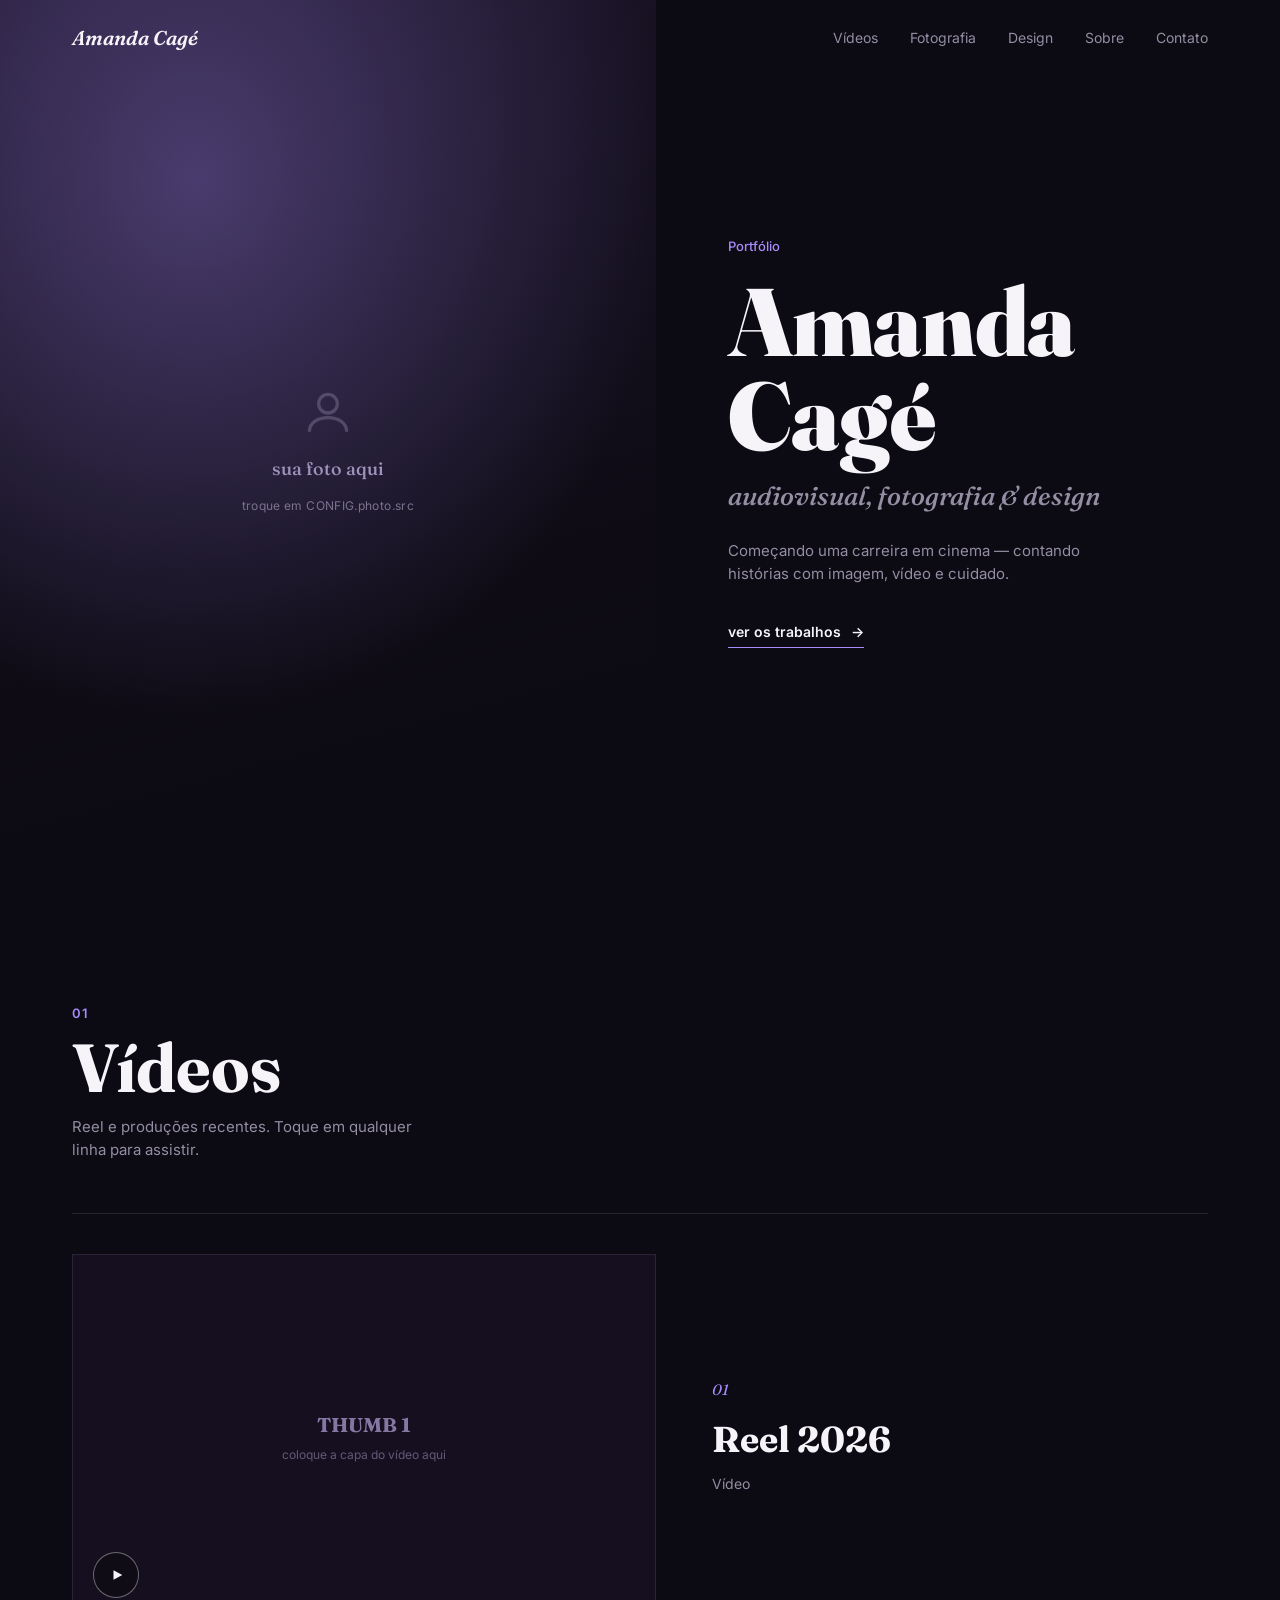
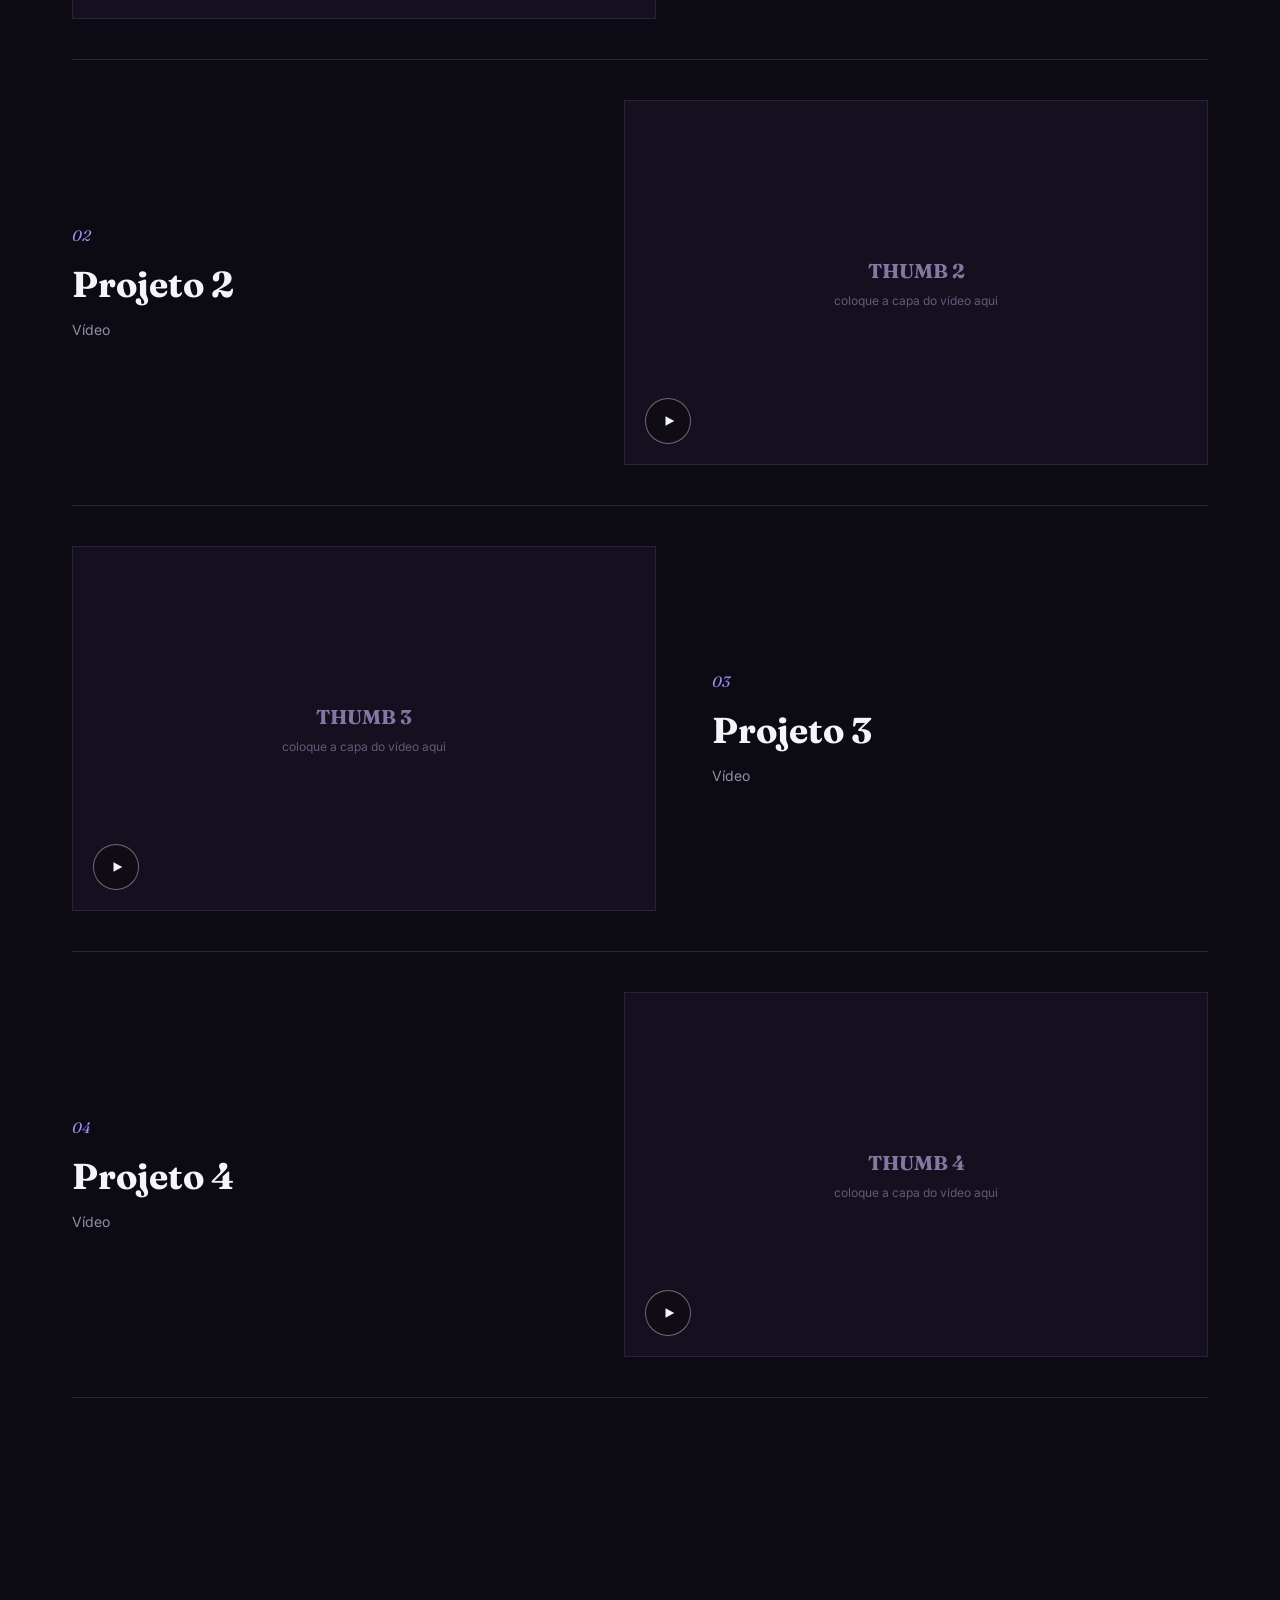
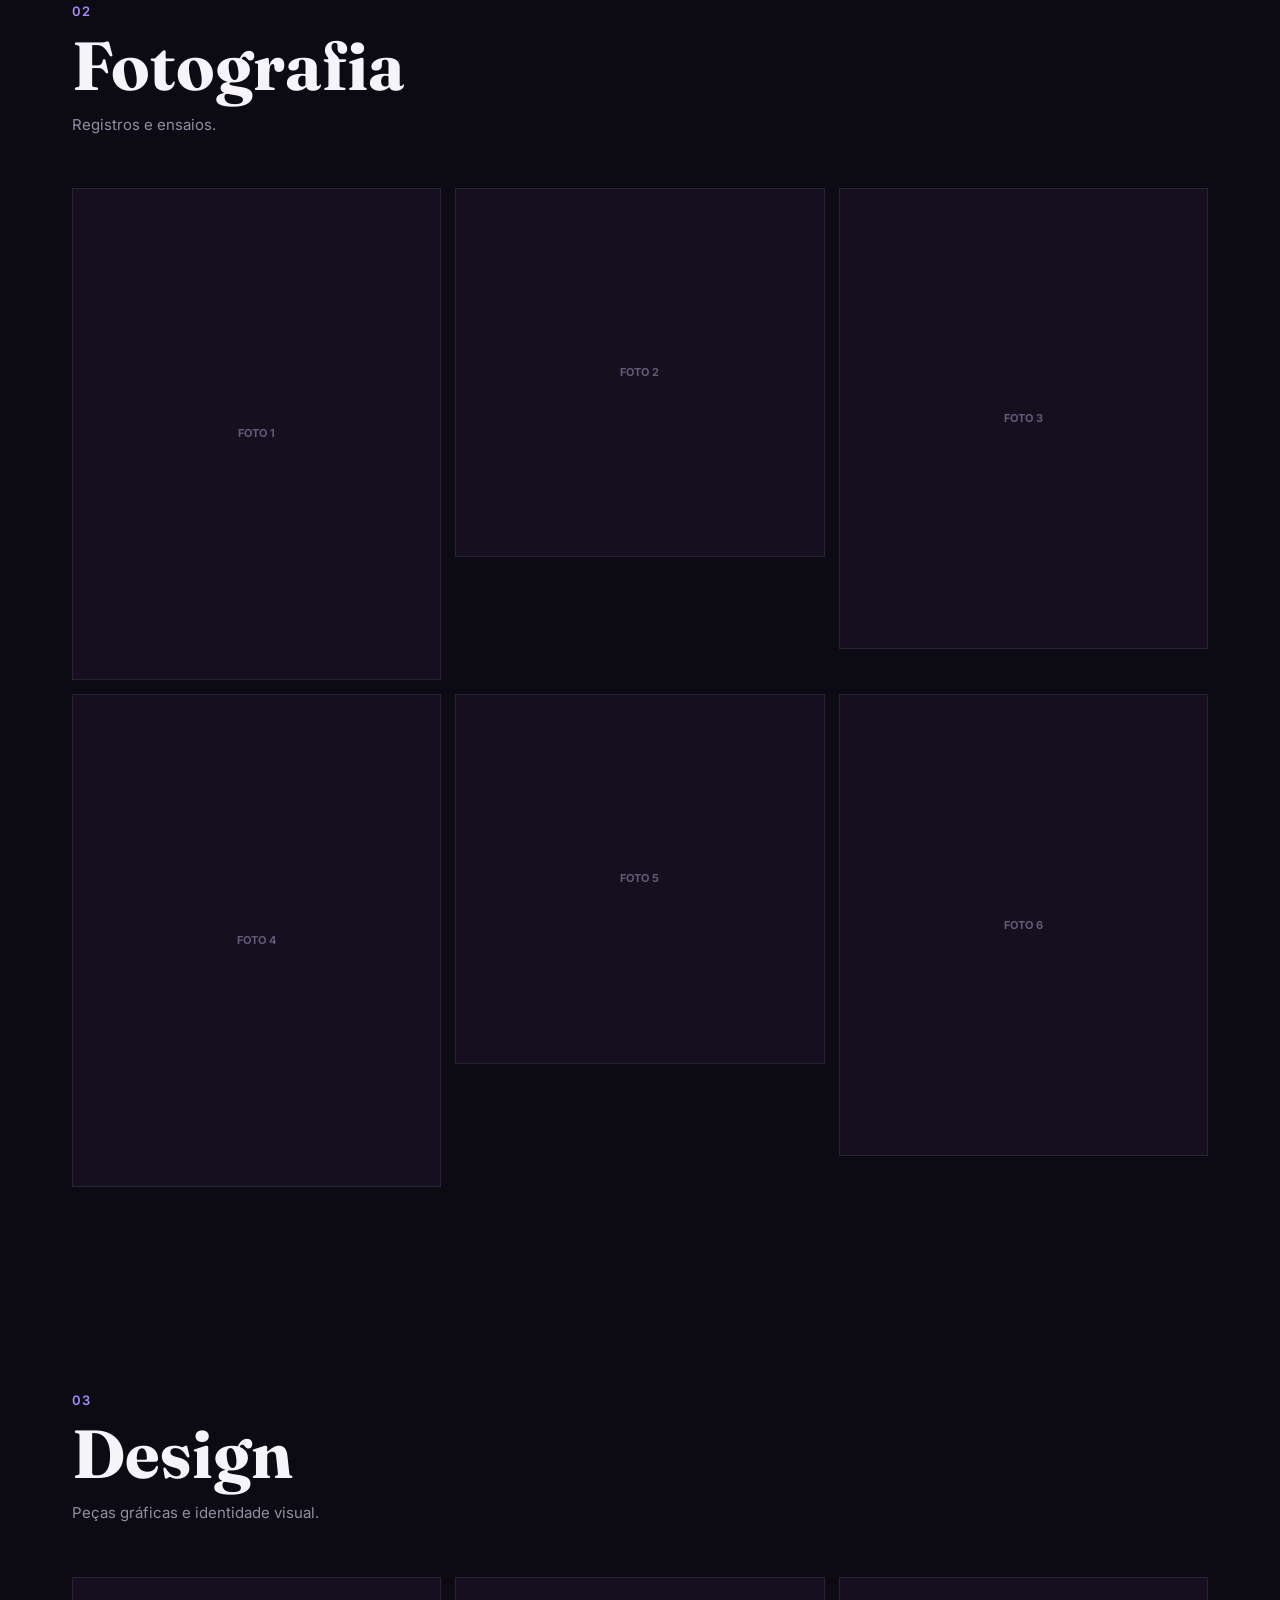
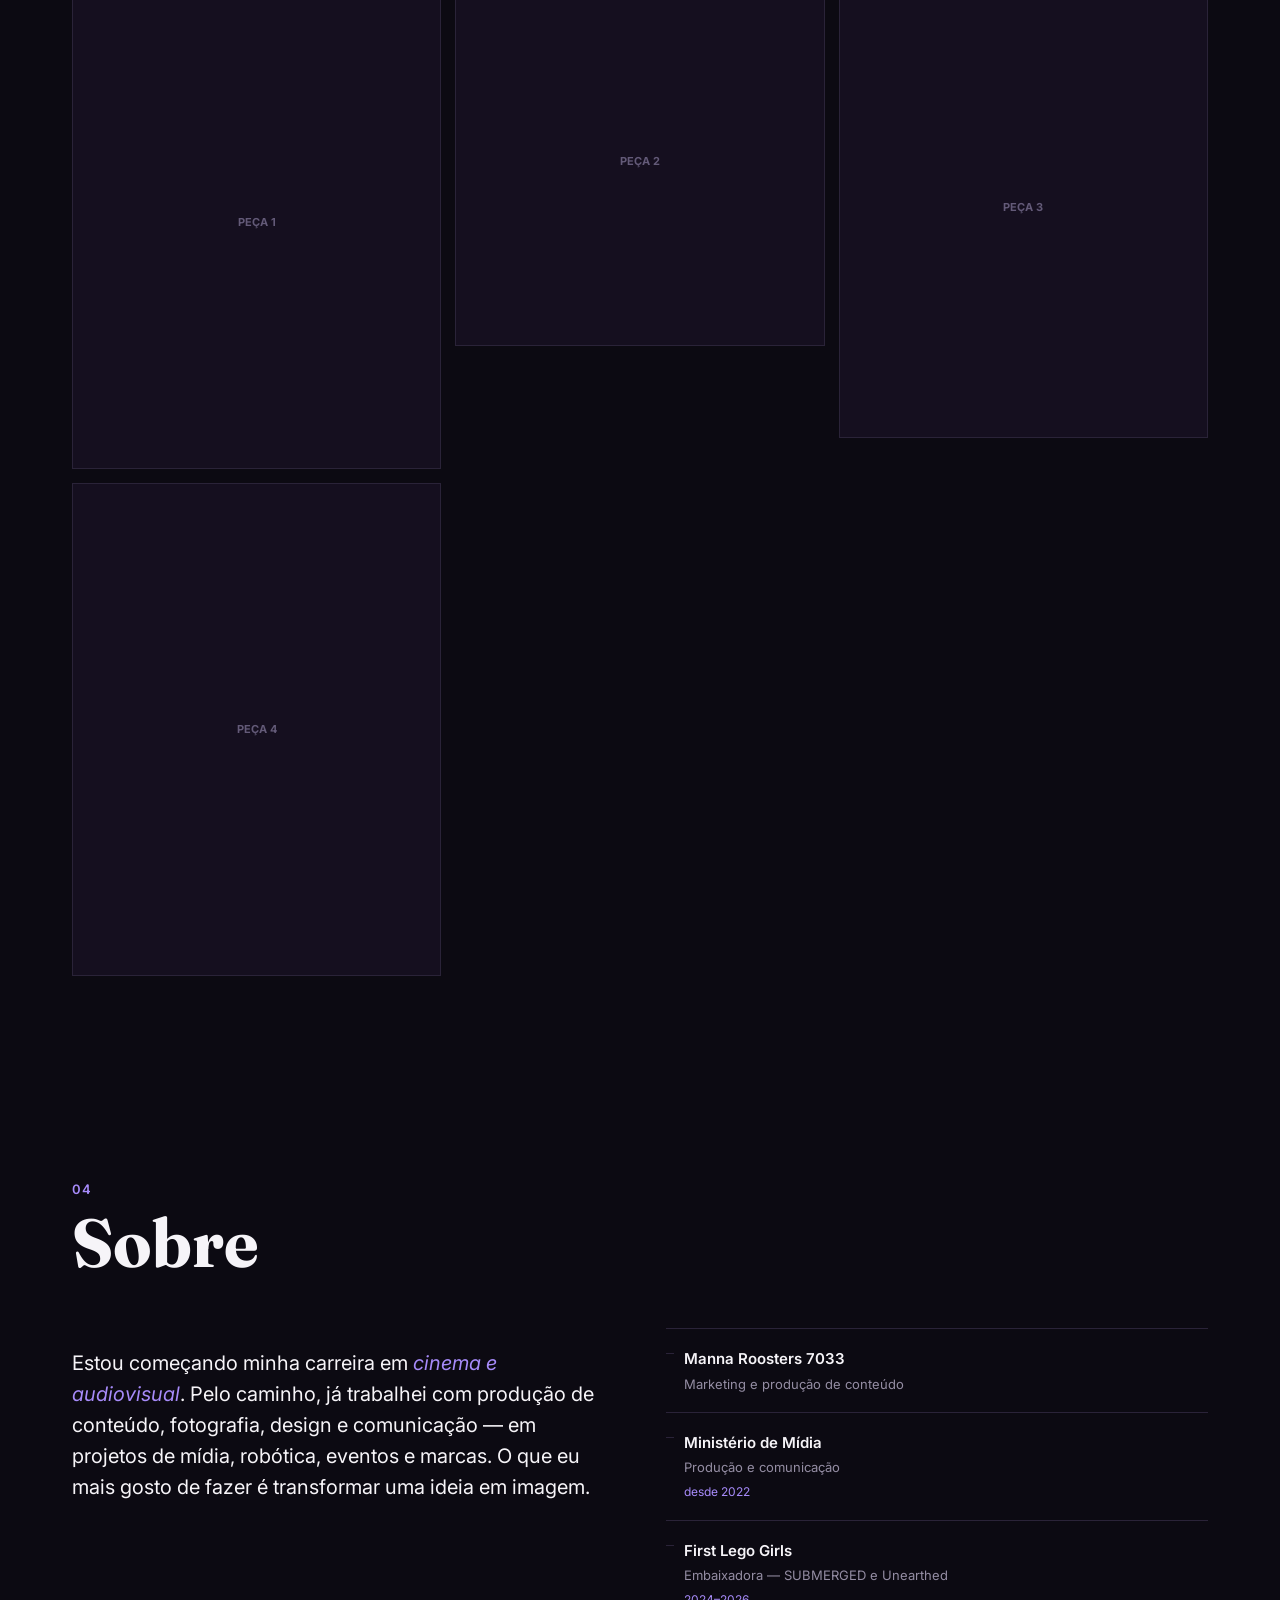
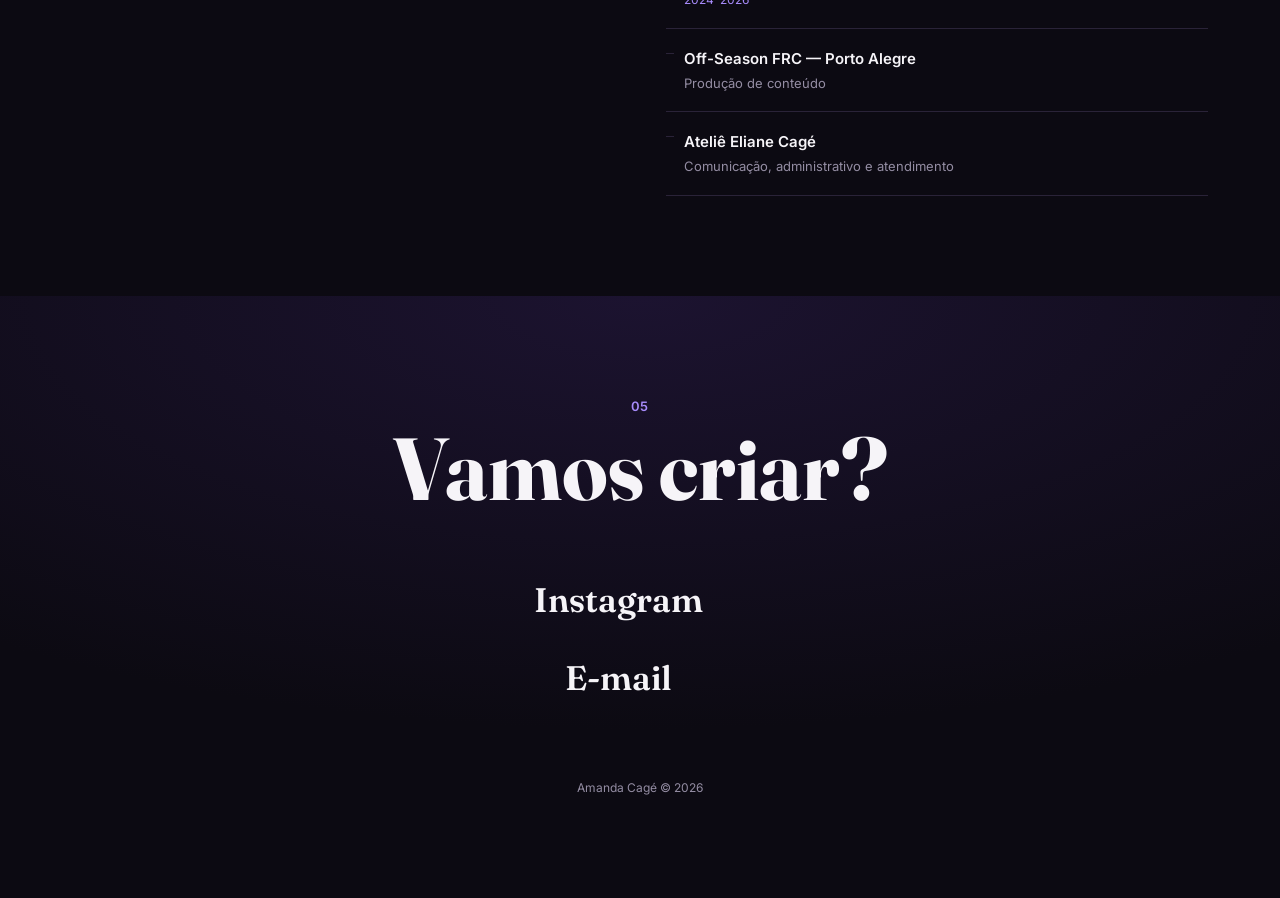
<file: amanda-cage-portfolio-v2.html>
<!DOCTYPE html>
<html lang="pt-BR">
<head>
<meta charset="UTF-8">
<meta name="viewport" content="width=device-width, initial-scale=1, viewport-fit=cover">
<title>Amanda Cagé — Audiovisual & Criação</title>
<meta name="description" content="Amanda Cagé — vídeo, fotografia, design e comunicação.">

<!--
  ======================================================================
  COMO EDITAR ESTE SITE
  ======================================================================
  1. Vá até "const CONFIG = {" no <script>, perto do fim do arquivo.
  2. Troque ali: sua foto, os vídeos, as fotos, as artes e os links
     de contato.
  3. Para usar sua própria foto e imagens, coloque os arquivos numa
     pasta "images/" ao lado deste HTML e ajuste os caminhos.
  4. O texto "sobre" e a lista de experiências ficam na seção
     <section id="sobre"> — pode editar o texto direto no HTML.
  ======================================================================
-->

<link rel="preconnect" href="https://fonts.googleapis.com">
<link rel="preconnect" href="https://fonts.gstatic.com" crossorigin>
<link href="https://fonts.googleapis.com/css2?family=Fraunces:ital,opsz,wght@0,9..144,500;0,9..144,700;0,9..144,900;1,9..144,600&family=Inter:wght@400;500;600&display=swap" rel="stylesheet">

<style>
  :root{
    --bg: #0c0a12;
    --bg-soft: #150f1f;
    --panel: #1a1526;
    --ink: #f6f4f8;
    --ink-dim: #948da3;
    --line: #2a2338;
    --violet: #a78bfa;
    --violet-deep: #6d28d9;
    --violet-glow: rgba(167,139,250,.16);
    --ff-serif: 'Fraunces', serif;
    --ff-body: 'Inter', sans-serif;
    --edge: clamp(20px, 6vw, 72px);
  }

  *{ box-sizing:border-box; }
  html{ scroll-behavior:smooth; }
  body{
    margin:0; background:var(--bg); color:var(--ink);
    font-family:var(--ff-body); font-size:16px; line-height:1.55;
    overflow-x:hidden; -webkit-font-smoothing:antialiased;
  }
  ::selection{ background:var(--violet-deep); color:#fff; }
  a{ color:inherit; } img{ max-width:100%; display:block; } button{ font-family:inherit; }

  /* ---------- scroll progress ---------- */
  .progress{
    position:fixed; top:0; left:0; height:3px; background:var(--violet);
    z-index:80; width:0%; transition:width .1s linear;
  }

  /* ---------- nav ---------- */
  .nav{
    position:fixed; top:0; left:0; right:0; z-index:60;
    display:flex; align-items:center; justify-content:space-between;
    padding:22px var(--edge);
  }
  .nav .mark{
    font-family:var(--ff-serif); font-weight:600; font-style:italic;
    font-size:20px; text-decoration:none;
  }
  .nav-links{ display:none; gap:32px; list-style:none; margin:0; padding:0; }
  .nav-links a{ text-decoration:none; font-size:14px; color:var(--ink-dim); transition:color .2s ease; }
  .nav-links a:hover{ color:var(--ink); }
  @media (min-width:860px){ .nav-links{ display:flex; } }

  .nav .toggle{
    background:none; border:1px solid var(--line); color:var(--ink); cursor:pointer;
    width:42px; height:42px; display:flex; align-items:center; justify-content:center;
    border-radius:50%;
  }
  @media (min-width:860px){ .nav .toggle{ display:none; } }
  .nav .toggle span{ display:block; width:16px; height:1px; background:currentColor; position:relative; }
  .nav .toggle span::before, .nav .toggle span::after{
    content:''; position:absolute; left:0; width:16px; height:1px; background:currentColor;
  }
  .nav .toggle span::before{ top:-5px; } .nav .toggle span::after{ top:5px; }

  .panel{
    position:fixed; top:0; right:0; bottom:0; width:min(84vw, 340px); z-index:65;
    background:var(--panel); border-left:1px solid var(--line);
    transform:translateX(100%); transition:transform .4s cubic-bezier(.65,0,.2,1);
    display:flex; align-items:center; padding:0 40px;
  }
  .panel.open{ transform:translateX(0); }
  .panel ul{ list-style:none; margin:0; padding:0; }
  .panel li{ margin:.5em 0; }
  .panel a{ text-decoration:none; font-family:var(--ff-serif); font-size:30px; color:var(--ink); }
  .panel-close{
    position:absolute; top:22px; right:var(--edge); background:none; border:none;
    color:var(--ink); font-size:26px; cursor:pointer;
  }
  .scrim{
    position:fixed; inset:0; background:rgba(0,0,0,.5); z-index:64;
    opacity:0; visibility:hidden; transition:opacity .3s ease, visibility 0s .3s;
  }
  .scrim.open{ opacity:1; visibility:visible; transition:opacity .3s ease; }

  /* ---------- hero: foto + nome ---------- */
  .hero{
    min-height:100svh; display:grid; align-items:stretch;
    grid-template-columns:1fr; padding-top:88px;
  }
  @media (min-width:860px){
    .hero{ grid-template-columns:1.05fr 1fr; padding-top:0; }
  }
  .hero-photo{
    position:relative; overflow:hidden; min-height:46vh;
    background:
      radial-gradient(120% 100% at 30% 20%, rgba(167,139,250,.35), transparent 60%),
      linear-gradient(165deg, #1b1428 0%, #0c0a12 78%);
  }
  .hero-photo img{
    position:absolute; inset:0; width:100%; height:100%; object-fit:cover;
    filter:grayscale(35%) contrast(1.05);
    mix-blend-mode:luminosity;
    opacity:.9;
  }
  .hero-photo .tint{
    position:absolute; inset:0;
    background:linear-gradient(180deg, rgba(12,10,18,0) 40%, rgba(12,10,18,.9) 100%),
               linear-gradient(90deg, rgba(109,40,217,.25), transparent 55%);
  }
  .hero-photo .ph{
    position:absolute; inset:0; display:flex; flex-direction:column; align-items:center;
    justify-content:center; gap:14px; color:#7a7290; text-align:center; padding:30px;
  }
  .hero-photo .ph svg{ width:56px; height:56px; opacity:.5; }
  .hero-photo .ph strong{ font-family:var(--ff-serif); font-size:18px; color:#9f92bb; font-weight:500; }
  .hero-photo .ph span{ font-size:12px; letter-spacing:.03em; }

  .hero-copy{
    position:relative; display:flex; flex-direction:column; justify-content:center;
    padding:56px var(--edge) 72px;
  }
  .hero-copy .eyebrow{
    font-size:13px; color:var(--violet); margin:0 0 18px; font-weight:500;
  }
  .hero-copy h1{
    font-family:var(--ff-serif); font-weight:900; font-size:clamp(46px, 8.6vw, 96px);
    line-height:.98; margin:0; letter-spacing:-.01em;
  }
  .hero-copy .role{
    font-family:var(--ff-serif); font-style:italic; font-weight:500;
    font-size:clamp(20px, 3vw, 26px); color:var(--ink-dim); margin:14px 0 0;
  }
  .hero-copy p.sub{
    max-width:44ch; color:var(--ink-dim); margin:22px 0 0; font-size:15px;
  }
  .hero-cta{
    margin-top:36px; display:inline-flex; align-items:center; gap:10px;
    text-decoration:none; font-size:14px; font-weight:600; color:var(--ink);
    padding-bottom:4px; border-bottom:1px solid var(--violet); width:fit-content;
  }
  .hero-cta .a{ transition:transform .25s ease; }
  .hero-cta:hover .a{ transform:translateX(5px); }

  /* ---------- section shell ---------- */
  section.block{ padding:100px var(--edge); }
  .block-head{ margin-bottom:52px; }
  .block-head .num{ font-size:13px; color:var(--violet); font-weight:600; letter-spacing:.04em; }
  .block-head h2{
    font-family:var(--ff-serif); font-weight:700; font-size:clamp(38px,6.4vw,68px);
    margin:8px 0 0; line-height:1;
  }
  .block-head p{ color:var(--ink-dim); max-width:40ch; margin:14px 0 0; font-size:15px; }

  /* ---------- vídeos: linhas editoriais alternadas ---------- */
  .work-row{
    display:grid; gap:28px; grid-template-columns:1fr; align-items:center;
    padding:40px 0; border-top:1px solid var(--line);
    cursor:pointer;
  }
  .work-row:last-child{ border-bottom:1px solid var(--line); }
  @media (min-width:860px){
    .work-row{ grid-template-columns:1fr .85fr; gap:56px; }
    .work-row.rev{ grid-template-columns:.85fr 1fr; }
    .work-row.rev .work-media{ order:2; }
    .work-row.rev .work-text{ order:1; }
  }
  .work-media{
    position:relative; aspect-ratio:16/10; overflow:hidden; background:var(--bg-soft);
    border:1px solid var(--line); transition:border-color .3s ease;
  }
  .work-row:hover .work-media{ border-color:var(--violet); }
  .work-media img{ width:100%; height:100%; object-fit:cover; transition:transform .6s ease; }
  .work-row:hover .work-media img{ transform:scale(1.04); }
  .work-media .ph{
    position:absolute; inset:0; display:flex; align-items:center; justify-content:center;
    color:#635a78; font-size:12px; flex-direction:column; gap:6px; text-align:center; padding:20px;
  }
  .work-media .ph strong{ font-family:var(--ff-serif); font-size:20px; color:#8478a3; }
  .work-play{
    position:absolute; left:20px; bottom:20px; width:46px; height:46px; border-radius:50%;
    background:rgba(12,10,18,.6); border:1px solid rgba(246,244,248,.4);
    display:flex; align-items:center; justify-content:center;
    transition:background .25s ease, border-color .25s ease, transform .25s ease;
  }
  .work-row:hover .work-play{ background:var(--violet-deep); border-color:var(--violet-deep); transform:scale(1.08); }
  .work-play svg{ width:14px; height:14px; fill:var(--ink); margin-left:2px; }
  .work-index{ font-family:var(--ff-serif); font-style:italic; font-size:15px; color:var(--violet); }
  .work-title{ font-family:var(--ff-serif); font-weight:700; font-size:clamp(24px,3.4vw,36px); margin:10px 0 6px; }
  .work-role{ color:var(--ink-dim); font-size:14px; }

  /* ---------- fotografia / design: colagem ---------- */
  .collage{ display:grid; grid-template-columns:repeat(2,1fr); gap:14px; }
  .collage .tile{ position:relative; overflow:hidden; background:var(--bg-soft); border:1px solid var(--line); }
  .collage .tile:nth-child(3n+1){ aspect-ratio:3/4; }
  .collage .tile:nth-child(3n+2){ aspect-ratio:1/1; }
  .collage .tile:nth-child(3n){ aspect-ratio:4/5; }
  .collage .tile img{ width:100%; height:100%; object-fit:cover; transition:transform .5s ease, opacity .3s ease; }
  .collage .tile:hover img{ transform:scale(1.06); }
  .collage .tile .ph{
    position:absolute; inset:0; display:flex; align-items:center; justify-content:center;
    color:#635a78; font-size:11px; text-align:center; padding:14px;
  }
  .collage .tile .overlay{
    position:absolute; inset:0; background:linear-gradient(0deg, rgba(109,40,217,.55), transparent 60%);
    opacity:0; transition:opacity .3s ease; display:flex; align-items:flex-end; padding:14px;
    font-size:13px; font-weight:600;
  }
  .collage .tile:hover .overlay{ opacity:1; }
  @media (min-width:640px){ .collage{ grid-template-columns:repeat(3,1fr); } }

  /* ---------- sobre ---------- */
  .sobre-grid{ display:grid; gap:52px; grid-template-columns:1fr; }
  @media (min-width:860px){ .sobre-grid{ grid-template-columns:1fr 1fr; } }
  .sobre-text p{ font-size:clamp(17px,2.2vw,20px); max-width:50ch; }
  .sobre-text p em{ color:var(--violet); font-style:italic; }
  .exp-list{ list-style:none; margin:0; padding:0; border-top:1px solid var(--line); }
  .exp-list li{
    padding:18px 0; border-bottom:1px solid var(--line); position:relative; padding-left:18px;
    transition:padding-left .25s ease;
  }
  .exp-list li::before{
    content:''; position:absolute; left:0; top:24px; width:8px; height:1px; background:var(--line);
    transition:background .25s ease, width .25s ease;
  }
  .exp-list li:hover{ padding-left:26px; }
  .exp-list li:hover::before{ background:var(--violet); width:14px; }
  .exp-list .org{ font-weight:600; font-size:15px; }
  .exp-list .role{ color:var(--ink-dim); font-size:13px; margin-top:3px; }
  .exp-list .when{ color:var(--violet); font-size:12px; margin-top:6px; }

  /* ---------- contato ---------- */
  .contato{
    background:radial-gradient(140% 120% at 50% 0%, #1c1330 0%, #0c0a12 60%);
    text-align:center;
  }
  .contato .block-head{ display:flex; flex-direction:column; align-items:center; }
  .contato h2{ font-size:clamp(40px,9vw,88px); }
  .contact-links{ display:flex; flex-direction:column; align-items:center; gap:6px; margin-top:20px; }
  .contact-links a{
    text-decoration:none; font-family:var(--ff-serif); font-size:clamp(22px,4vw,34px);
    font-weight:600; color:var(--ink); padding:10px 0; display:inline-flex; align-items:center; gap:10px;
    transition:color .25s ease;
  }
  .contact-links a:hover{ color:var(--violet); }
  .contact-links a .a{ opacity:0; transform:translateX(-6px); transition:opacity .25s ease, transform .25s ease; font-style:normal; }
  .contact-links a:hover .a{ opacity:1; transform:translateX(0); }
  .foot{
    margin-top:64px; display:flex; justify-content:center; gap:18px; color:var(--ink-dim);
    font-size:12px; flex-wrap:wrap;
  }

  /* ---------- lightbox ---------- */
  .lightbox{
    position:fixed; inset:0; z-index:100; background:rgba(8,6,12,.94);
    display:flex; align-items:center; justify-content:center; padding:24px;
    opacity:0; visibility:hidden; transition:opacity .3s ease, visibility 0s .3s;
  }
  .lightbox.open{ opacity:1; visibility:visible; transition:opacity .3s ease; }
  .lightbox-inner{ width:100%; max-width:920px; }
  .lightbox-frame{ position:relative; width:100%; aspect-ratio:16/9; background:#000; }
  .lightbox-frame iframe, .lightbox-frame video{ position:absolute; inset:0; width:100%; height:100%; border:0; }
  .lightbox-cap{ display:flex; justify-content:space-between; padding-top:14px; color:var(--ink-dim); font-size:13px; }
  .lightbox-close{
    position:absolute; top:22px; right:22px; background:none; border:none; color:var(--ink);
    font-size:28px; cursor:pointer; line-height:1; padding:6px;
  }

  @media (prefers-reduced-motion: reduce){
    *{ transition-duration:.001ms !important; animation-duration:.001ms !important; }
    html{ scroll-behavior:auto; }
  }
</style>
</head>
<body>

<div class="progress" id="progress"></div>

<header class="nav">
  <a href="#top" class="mark">Amanda Cagé</a>
  <ul class="nav-links">
    <li><a href="#reel">Vídeos</a></li>
    <li><a href="#fotografia">Fotografia</a></li>
    <li><a href="#design">Design</a></li>
    <li><a href="#sobre">Sobre</a></li>
    <li><a href="#contato">Contato</a></li>
  </ul>
  <button class="toggle" id="panelToggle" aria-label="Abrir menu" aria-expanded="false"><span></span></button>
</header>

<div class="scrim" id="scrim"></div>
<nav class="panel" id="panel">
  <button class="panel-close" id="panelClose" aria-label="Fechar">&times;</button>
  <ul>
    <li><a href="#reel">Vídeos</a></li>
    <li><a href="#fotografia">Fotografia</a></li>
    <li><a href="#design">Design</a></li>
    <li><a href="#sobre">Sobre</a></li>
    <li><a href="#contato">Contato</a></li>
  </ul>
</nav>

<!-- HERO: só foto + nome -->
<section class="hero" id="top">
  <div class="hero-photo" id="heroPhoto"></div>
  <div class="hero-copy">
    <p class="eyebrow">Portfólio</p>
    <h1>Amanda<br>Cagé</h1>
    <p class="role">audiovisual, fotografia &amp; design</p>
    <p class="sub">Começando uma carreira em cinema — contando histórias com imagem, vídeo e cuidado.</p>
    <a href="#reel" class="hero-cta">ver os trabalhos <span class="a">&rarr;</span></a>
  </div>
</section>

<!-- VÍDEOS -->
<section class="block" id="reel">
  <div class="block-head">
    <span class="num">01</span>
    <h2>Vídeos</h2>
    <p>Reel e produções recentes. Toque em qualquer linha para assistir.</p>
  </div>
  <div id="workRows"></div>
</section>

<!-- FOTOGRAFIA -->
<section class="block" id="fotografia">
  <div class="block-head">
    <span class="num">02</span>
    <h2>Fotografia</h2>
    <p>Registros e ensaios.</p>
  </div>
  <div class="collage" id="photoGrid"></div>
</section>

<!-- DESIGN -->
<section class="block" id="design">
  <div class="block-head">
    <span class="num">03</span>
    <h2>Design</h2>
    <p>Peças gráficas e identidade visual.</p>
  </div>
  <div class="collage" id="designGrid"></div>
</section>

<!-- SOBRE -->
<section class="block" id="sobre">
  <div class="block-head">
    <span class="num">04</span>
    <h2>Sobre</h2>
  </div>
  <div class="sobre-grid">
    <div class="sobre-text">
      <p>Estou começando minha carreira em <em>cinema e audiovisual</em>. Pelo caminho, já trabalhei com produção de conteúdo, fotografia, design e comunicação — em projetos de mídia, robótica, eventos e marcas. O que eu mais gosto de fazer é transformar uma ideia em imagem.</p>
    </div>
    <ul class="exp-list">
      <li>
        <div class="org">Manna Roosters 7033</div>
        <div class="role">Marketing e produção de conteúdo</div>
      </li>
      <li>
        <div class="org">Ministério de Mídia</div>
        <div class="role">Produção e comunicação</div>
        <div class="when">desde 2022</div>
      </li>
      <li>
        <div class="org">First Lego Girls</div>
        <div class="role">Embaixadora — SUBMERGED e Unearthed</div>
        <div class="when">2024–2026</div>
      </li>
      <li>
        <div class="org">Off-Season FRC — Porto Alegre</div>
        <div class="role">Produção de conteúdo</div>
      </li>
      <li>
        <div class="org">Ateliê Eliane Cagé</div>
        <div class="role">Comunicação, administrativo e atendimento</div>
      </li>
    </ul>
  </div>
</section>

<!-- CONTATO -->
<section class="block contato" id="contato">
  <div class="block-head">
    <span class="num">05</span>
    <h2>Vamos criar?</h2>
  </div>
  <div class="contact-links" id="contactLinks"></div>
  <div class="foot">
    <span>Amanda Cagé © <span id="year"></span></span>
  </div>
</section>

<!-- LIGHTBOX -->
<div class="lightbox" id="lightbox">
  <div class="lightbox-inner">
    <div class="lightbox-frame" id="lightboxFrame"></div>
    <div class="lightbox-cap">
      <span id="lightboxTitle"></span>
      <span id="lightboxRole"></span>
    </div>
  </div>
  <button class="lightbox-close" id="lightboxClose" aria-label="Fechar">&times;</button>
</div>

<script>
/* ======================================================================
   CONFIG — troque aqui sua foto, seus vídeos, fotos, artes e contatos.
   ====================================================================== */
const CONFIG = {

  photo: { src: "" },  // ex: "images/amanda.jpg"

  social: {
    instagram:       "https://instagram.com/SEU_USUARIO",
    instagramHandle: "@seu_usuario",
    email:           "seuemail@exemplo.com",
    whatsapp:        ""   // ex: "https://wa.me/55XXXXXXXXXXX" — vazio oculta
  },

  // type: "youtube" | "vimeo" | "file"
  videos: [
    { title:"Reel 2026", role:"Vídeo", type:"youtube", id:"", poster:"" },
    { title:"Projeto 2", role:"Vídeo", type:"youtube", id:"", poster:"" },
    { title:"Projeto 3", role:"Vídeo", type:"youtube", id:"", poster:"" },
    { title:"Projeto 4", role:"Vídeo", type:"youtube", id:"", poster:"" }
  ],

  photos: [
    { src:"", alt:"Foto 1" }, { src:"", alt:"Foto 2" }, { src:"", alt:"Foto 3" },
    { src:"", alt:"Foto 4" }, { src:"", alt:"Foto 5" }, { src:"", alt:"Foto 6" }
  ],

  designs: [
    { src:"", alt:"Design 1" }, { src:"", alt:"Design 2" },
    { src:"", alt:"Design 3" }, { src:"", alt:"Design 4" }
  ]
};

/* ====================================================================== */

document.getElementById('year').textContent = new Date().getFullYear();

/* --- scroll progress --- */
const progress = document.getElementById('progress');
window.addEventListener('scroll', ()=>{
  const h = document.documentElement;
  const pct = (h.scrollTop) / (h.scrollHeight - h.clientHeight) * 100;
  progress.style.width = pct + '%';
}, { passive:true });

/* --- painel mobile --- */
const panel = document.getElementById('panel');
const scrim = document.getElementById('scrim');
const panelToggle = document.getElementById('panelToggle');
const panelClose = document.getElementById('panelClose');
function openPanel(){ panel.classList.add('open'); scrim.classList.add('open'); panelToggle.setAttribute('aria-expanded','true'); }
function closePanel(){ panel.classList.remove('open'); scrim.classList.remove('open'); panelToggle.setAttribute('aria-expanded','false'); }
panelToggle.addEventListener('click', openPanel);
panelClose.addEventListener('click', closePanel);
scrim.addEventListener('click', closePanel);
panel.querySelectorAll('a').forEach(a=>a.addEventListener('click', closePanel));

/* --- hero photo --- */
(function buildHeroPhoto(){
  const wrap = document.getElementById('heroPhoto');
  if(CONFIG.photo.src){
    const img = document.createElement('img');
    img.src = CONFIG.photo.src; img.alt = 'Amanda Cagé';
    wrap.appendChild(img);
    const tint = document.createElement('div'); tint.className = 'tint';
    wrap.appendChild(tint);
  } else {
    wrap.innerHTML = `<div class="ph">
      <svg viewBox="0 0 24 24" fill="none" stroke="currentColor" stroke-width="1.4"><circle cx="12" cy="8" r="4"/><path d="M4 20c0-4 4-6 8-6s8 2 8 6"/></svg>
      <strong>sua foto aqui</strong>
      <span>troque em CONFIG.photo.src</span>
    </div>`;
  }
})();

/* --- vídeos: linhas alternadas --- */
function buildWorkRows(){
  const wrap = document.getElementById('workRows');
  CONFIG.videos.forEach((v, i)=>{
    const row = document.createElement('div');
    row.className = 'work-row' + (i % 2 === 1 ? ' rev' : '');

    const media = document.createElement('div');
    media.className = 'work-media';
    if(v.poster){
      const img = document.createElement('img'); img.src = v.poster; img.alt = v.title;
      media.appendChild(img);
    } else {
      media.innerHTML = `<div class="ph"><strong>THUMB ${i+1}</strong><span>coloque a capa do vídeo aqui</span></div>`;
    }
    const play = document.createElement('div'); play.className = 'work-play';
    play.innerHTML = '<svg viewBox="0 0 24 24"><path fill="currentColor" d="M6 4l15 8-15 8z"/></svg>';
    media.appendChild(play);

    const text = document.createElement('div'); text.className = 'work-text';
    text.innerHTML = `<div class="work-index">0${i+1}</div><div class="work-title">${v.title}</div><div class="work-role">${v.role}</div>`;

    row.appendChild(media); row.appendChild(text);
    row.addEventListener('click', ()=> openLightbox(v));
    wrap.appendChild(row);
  });
}

function buildCollage(containerId, items, label){
  const grid = document.getElementById(containerId);
  items.forEach((it, i)=>{
    const tile = document.createElement('div'); tile.className = 'tile';
    if(it.src){
      const img = document.createElement('img'); img.src = it.src; img.alt = it.alt || '';
      tile.appendChild(img);
    } else {
      tile.innerHTML = `<div class="ph"><strong>${label} ${i+1}</strong></div>`;
    }
    const overlay = document.createElement('div'); overlay.className = 'overlay';
    overlay.textContent = it.alt || (label + ' ' + (i+1));
    tile.appendChild(overlay);
    grid.appendChild(tile);
  });
}

buildWorkRows();
buildCollage('photoGrid', CONFIG.photos, 'FOTO');
buildCollage('designGrid', CONFIG.designs, 'PEÇA');

/* --- contato --- */
(function buildContact(){
  const wrap = document.getElementById('contactLinks');
  const items = [
    { label:'Instagram', href: CONFIG.social.instagram },
    { label:'E-mail', href: 'mailto:'+CONFIG.social.email }
  ];
  if(CONFIG.social.whatsapp){ items.push({ label:'WhatsApp', href: CONFIG.social.whatsapp }); }
  items.forEach(it=>{
    const a = document.createElement('a');
    a.href = it.href; a.target = '_blank'; a.rel = 'noopener';
    a.innerHTML = `${it.label} <span class="a">&rarr;</span>`;
    wrap.appendChild(a);
  });
})();

/* --- lightbox --- */
const lightbox = document.getElementById('lightbox');
const lbFrame = document.getElementById('lightboxFrame');
const lbTitle = document.getElementById('lightboxTitle');
const lbRole = document.getElementById('lightboxRole');

function openLightbox(v){
  lbFrame.innerHTML = '';
  if(v.type === 'youtube' && v.id){
    lbFrame.innerHTML = `<iframe src="https://www.youtube.com/embed/${v.id}?autoplay=1&rel=0" allow="autoplay; encrypted-media; picture-in-picture" allowfullscreen title="${v.title}"></iframe>`;
  } else if(v.type === 'vimeo' && v.id){
    lbFrame.innerHTML = `<iframe src="https://player.vimeo.com/video/${v.id}?autoplay=1" allow="autoplay; fullscreen; picture-in-picture" allowfullscreen title="${v.title}"></iframe>`;
  } else if(v.type === 'file' && v.src){
    lbFrame.innerHTML = `<video src="${v.src}" controls autoplay playsinline></video>`;
  } else {
    lbFrame.innerHTML = `<div style="position:absolute;inset:0;display:flex;align-items:center;justify-content:center;color:#8a8399;font-size:14px;text-align:center;padding:20px;">Adicione o link ou arquivo deste vídeo no CONFIG</div>`;
  }
  lbTitle.textContent = v.title; lbRole.textContent = v.role;
  lightbox.classList.add('open'); document.body.style.overflow = 'hidden';
}
function closeLightbox(){
  lightbox.classList.remove('open'); lbFrame.innerHTML = ''; document.body.style.overflow = '';
}
document.getElementById('lightboxClose').addEventListener('click', closeLightbox);
lightbox.addEventListener('click', e=>{ if(e.target === lightbox) closeLightbox(); });
document.addEventListener('keydown', e=>{ if(e.key === 'Escape') closeLightbox(); });
</script>
</body>
</html>
</file>
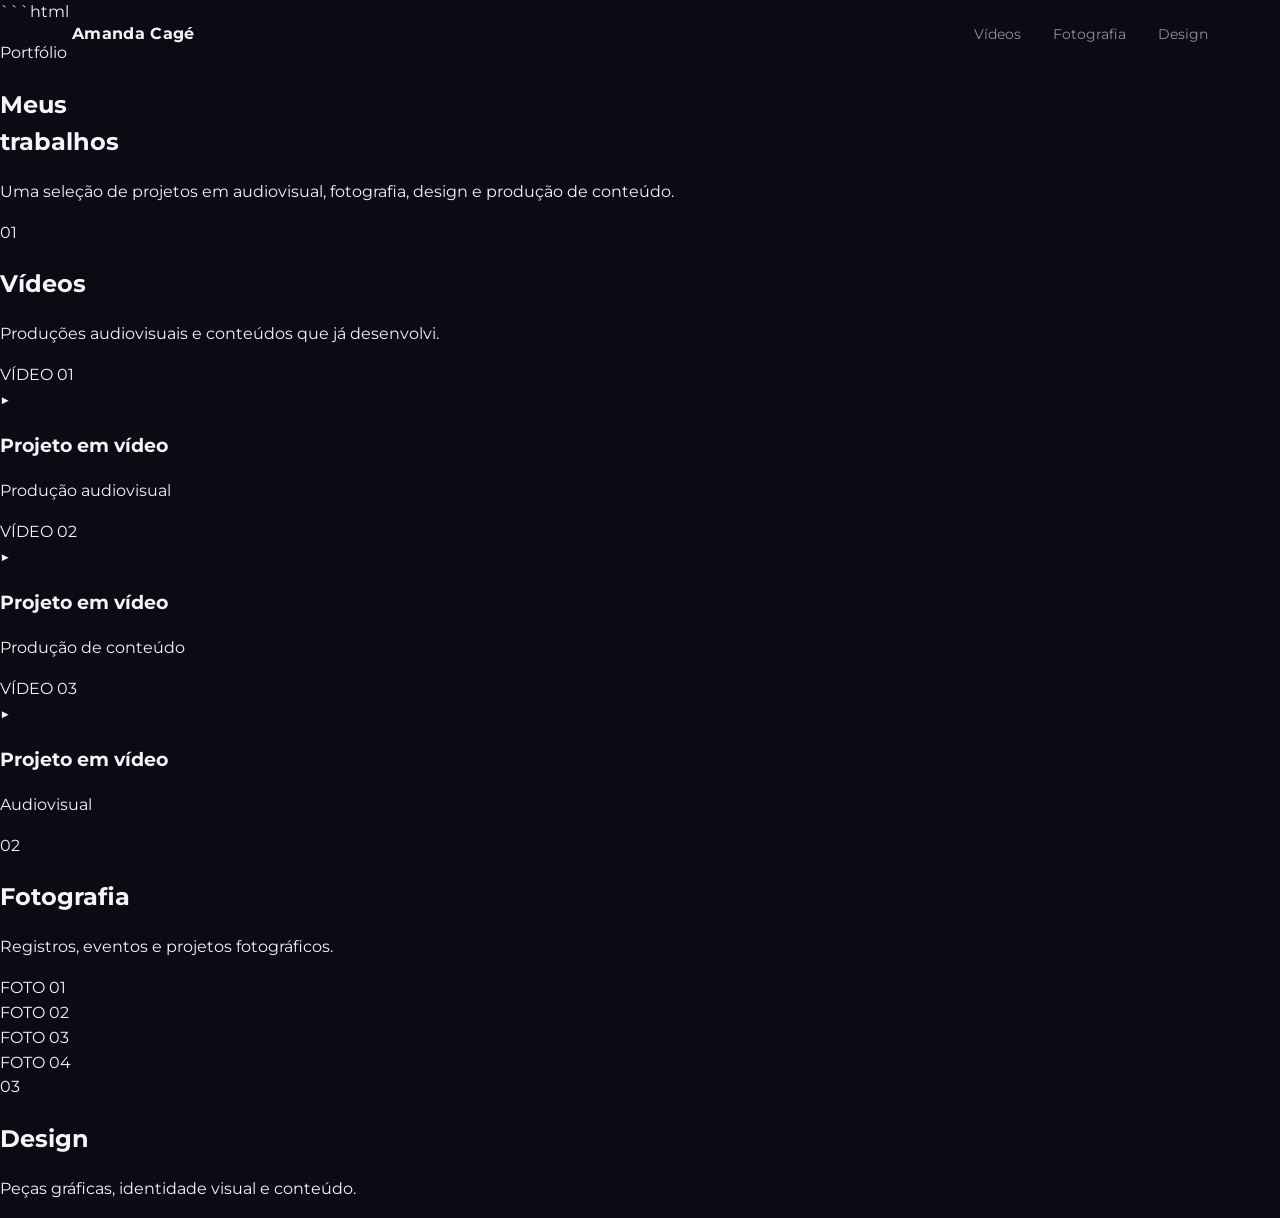
<file: trabalhos.html>
```html
<!DOCTYPE html>
<html lang="pt-BR">
<head>
  <meta charset="UTF-8">
  <meta name="viewport" content="width=device-width, initial-scale=1.0">

  <title>Trabalhos — Amanda Cagé</title>
  <meta name="description" content="Trabalhos de Amanda Cagé — audiovisual, fotografia e design.">

  <link rel="preconnect" href="https://fonts.googleapis.com">
  <link rel="preconnect" href="https://fonts.gstatic.com" crossorigin>

  <link href="https://fonts.googleapis.com/css2?family=Anton&family=Montserrat:wght@400;500;600;700;800&display=swap" rel="stylesheet">

  <link rel="stylesheet" href="style.css">
</head>

<body>

  <header class="nav">
    <a href="index.html" class="mark">Amanda Cagé</a>

    <ul class="nav-links">
      <li><a href="#videos">Vídeos</a></li>
      <li><a href="#fotografia">Fotografia</a></li>
      <li><a href="#design">Design</a></li>
    </ul>
  </header>


  <main>

    <!-- CABEÇALHO -->

    <section class="works-hero">

      <p class="eyebrow">Portfólio</p>

      <h1>
        Meus<br>
        trabalhos
      </h1>

      <p>
        Uma seleção de projetos em audiovisual,
        fotografia, design e produção de conteúdo.
      </p>

    </section>


    <!-- VÍDEOS -->

    <section class="works-section" id="videos">

      <div class="works-heading">
        <span class="num">01</span>

        <div>
          <h2>Vídeos</h2>
          <p>Produções audiovisuais e conteúdos que já desenvolvi.</p>
        </div>
      </div>


      <div class="video-grid">

        <article class="video-card">

          <div class="video-cover">
            <div class="video-placeholder">
              <span>VÍDEO 01</span>
            </div>

            <div class="play">
              ▶
            </div>
          </div>

          <h3>Projeto em vídeo</h3>
          <p>Produção audiovisual</p>

        </article>


        <article class="video-card">

          <div class="video-cover">
            <div class="video-placeholder">
              <span>VÍDEO 02</span>
            </div>

            <div class="play">
              ▶
            </div>
          </div>

          <h3>Projeto em vídeo</h3>
          <p>Produção de conteúdo</p>

        </article>


        <article class="video-card">

          <div class="video-cover">
            <div class="video-placeholder">
              <span>VÍDEO 03</span>
            </div>

            <div class="play">
              ▶
            </div>
          </div>

          <h3>Projeto em vídeo</h3>
          <p>Audiovisual</p>

        </article>

      </div>

    </section>


    <!-- FOTOGRAFIA -->

    <section class="works-section" id="fotografia">

      <div class="works-heading">
        <span class="num">02</span>

        <div>
          <h2>Fotografia</h2>
          <p>Registros, eventos e projetos fotográficos.</p>
        </div>
      </div>


      <div class="photo-grid">

        <div class="photo-placeholder">FOTO 01</div>
        <div class="photo-placeholder">FOTO 02</div>
        <div class="photo-placeholder">FOTO 03</div>
        <div class="photo-placeholder">FOTO 04</div>

      </div>

    </section>


    <!-- DESIGN -->

    <section class="works-section" id="design">

      <div class="works-heading">
        <span class="num">03</span>

        <div>
          <h2>Design</h2>
          <p>Peças gráficas, identidade visual e conteúdo.</p>
        </div>
      </div>


      <div class="design-grid">

        <div c
```
</file>
<file: style.css>
:root{
    --bg: #0c0a12;
    --bg-soft: #150f1f;
    --panel: #1a1526;
    --ink: #f6f4f8;
    --ink-dim: #948da3;
    --line: #2a2338;
    --violet: #a78bfa;
    --violet-deep: #6d28d9;
    --violet-glow: rgba(167,139,250,.16);
    --ff-display: 'Anton', sans-serif;
    --ff-heading: 'Montserrat', sans-serif;
    --ff-body: 'Montserrat', sans-serif;
    --edge: clamp(20px, 6vw, 72px);
  }

  *{ box-sizing:border-box; }
  html{ scroll-behavior:smooth; }
  body{
    margin:0; background:var(--bg); color:var(--ink);
    font-family:var(--ff-body); font-size:16px; line-height:1.55;
    overflow-x:hidden; -webkit-font-smoothing:antialiased;
  }
  ::selection{ background:var(--violet-deep); color:#fff; }
  a{ color:inherit; } img{ max-width:100%; display:block; } button{ font-family:inherit; }

  /* ---------- scroll progress ---------- */
  .progress{
    position:fixed; top:0; left:0; height:3px; background:var(--violet);
    z-index:80; width:0%; transition:width .1s linear;
  }

  /* ---------- nav ---------- */
  .nav{
    position:fixed; top:0; left:0; right:0; z-index:60;
    display:flex; align-items:center; justify-content:space-between;
    padding:22px var(--edge);
  }
  .nav .mark{
    font-family:var(--ff-heading); font-weight:700;
    font-size:16px; letter-spacing:.02em; text-decoration:none;
  }
  .nav-links{ display:none; gap:32px; list-style:none; margin:0; padding:0; }
  .nav-links a{ text-decoration:none; font-size:14px; color:var(--ink-dim); transition:color .2s ease; }
  .nav-links a:hover{ color:var(--ink); }
  @media (min-width:860px){ .nav-links{ display:flex; } }

  .nav .toggle{
    background:none; border:1px solid var(--line); color:var(--ink); cursor:pointer;
    width:42px; height:42px; display:flex; align-items:center; justify-content:center;
    border-radius:50%;
  }
  @media (min-width:860px){ .nav .toggle{ display:none; } }
  .nav .toggle span{ display:block; width:16px; height:1px; background:currentColor; position:relative; }
  .nav .toggle span::before, .nav .toggle span::after{
    content:''; position:absolute; left:0; width:16px; height:1px; background:currentColor;
  }
  .nav .toggle span::before{ top:-5px; } .nav .toggle span::after{ top:5px; }

  .panel{
    position:fixed; top:0; right:0; bottom:0; width:min(84vw, 340px); z-index:65;
    background:var(--panel); border-left:1px solid var(--line);
    transform:translateX(100%); transition:transform .4s cubic-bezier(.65,0,.2,1);
    display:flex; align-items:center; padding:0 40px;
  }
  .panel.open{ transform:translateX(0); }
  .panel ul{ list-style:none; margin:0; padding:0; }
  .panel li{ margin:.5em 0; }
  .panel a{ text-decoration:none; font-family:var(--ff-display); font-size:32px; letter-spacing:.01em; color:var(--ink); }
  .panel-close{
    position:absolute; top:22px; right:var(--edge); background:none; border:none;
    color:var(--ink); font-size:26px; cursor:pointer;
  }
  .scrim{
    position:fixed; inset:0; background:rgba(0,0,0,.5); z-index:64;
    opacity:0; visibility:hidden; transition:opacity .3s ease, visibility 0s .3s;
  }
  .scrim.open{ opacity:1; visibility:visible; transition:opacity .3s ease; }

  /* ---------- hero: só o nome ---------- */
  .hero{
    min-height:100svh; display:flex; flex-direction:column; justify-content:center;
    padding:120px var(--edge) 80px; position:relative;
    background:radial-gradient(120% 70% at 50% 0%, rgba(109,40,217,.22), transparent 60%);
  }
  .hero-copy .eyebrow{
    font-size:13px; color:var(--violet); margin:0 0 18px; font-weight:600;
  }
  .hero-copy h1{
    font-family:var(--ff-display); font-weight:400; font-size:clamp(56px, 14vw, 148px);
    line-height:.88; margin:0; letter-spacing:.005em;
  }
  .hero-copy .role{
    font-family:var(--ff-heading); font-weight:600; text-transform:uppercase;
    letter-spacing:.05em; font-size:clamp(13px, 1.6vw, 15px); color:var(--violet); margin:20px 0 0;
  }
  .hero-copy p.sub{
    max-width:44ch; color:var(--ink-dim); margin:18px 0 0; font-size:15px;
  }
  .hero-cta{
    margin-top:36px; display:inline-flex; align-items:center; gap:10px;
    text-decoration:none; font-size:14px; font-weight:700; color:var(--ink);
    padding-bottom:4px; border-bottom:1px solid var(--violet); width:fit-content;
  }
  .hero-cta .a{ transition:transform .25s ease; }
  .hero-cta:hover .a{ transform:translateX(5px); }

  /* ---------- sobre: foto pequena + textinho ---------- */
  .sobre-mini{
    display:flex; align-items:center; gap:20px; margin-bottom:44px;
  }
  .sobre-photo{
    flex:0 0 auto; width:84px; height:84px; border-radius:50%; overflow:hidden;
    border:1px solid var(--violet); background:var(--bg-soft); position:relative;
  }
  .sobre-photo img{ width:100%; height:100%; object-fit:cover; }
  .sobre-photo .ph{
    position:absolute; inset:0; display:flex; align-items:center; justify-content:center;
    color:#7a7290;
  }
  .sobre-photo .ph svg{ width:28px; height:28px; opacity:.6; }
  .sobre-mini p{ margin:0; max-width:42ch; font-size:14px; color:var(--ink-dim); }

  /* ---------- section shell ---------- */
  section.block{ padding:100px var(--edge); }
  .block-head{ margin-bottom:52px; }
  .block-head .num{ font-size:13px; color:var(--violet); font-weight:600; letter-spacing:.04em; }
  .block-head h2{
    font-family:var(--ff-display); font-weight:400; font-size:clamp(38px,6.4vw,72px);
    margin:8px 0 0; line-height:.95;
  }
  .block-head p{ color:var(--ink-dim); max-width:40ch; margin:14px 0 0; font-size:15px; }

/* ---------- vídeos: carrossel horizontal ---------- */

#workRows{
  display:flex;
  gap:18px;
  overflow-x:auto;
  padding:6px 0 22px;
  scroll-snap-type:x mandatory;
  -webkit-overflow-scrolling:touch;
  cursor:grab;
  user-select:none;
}

#workRows.dragging{
  cursor:grabbing;
  scroll-snap-type:none;
}

#workRows::-webkit-scrollbar{
  height:5px;
}

#workRows::-webkit-scrollbar-thumb{
  background:var(--line);
}

/* ---------- card do vídeo ---------- */

.work-row{
  position:relative;
  flex:0 0 auto;
  width:min(78vw, 520px);
  scroll-snap-align:start;
  cursor:pointer;
}

/* ---------- capa ---------- */

.work-media{
  position:relative;
  width:100%;
  aspect-ratio:16/10;
  overflow:hidden;
  background:var(--bg-soft);
  border:1px solid var(--line);
  border-radius:14px;
  transition:border-color .3s ease;
}

.work-row:hover .work-media{
  border-color:var(--violet);
}

.work-media img{
  width:100%;
  height:100%;
  object-fit:cover;
  transition:transform .6s ease;
}

.work-row:hover .work-media img{
  transform:scale(1.04);
}

/* ---------- placeholder ---------- */

.work-media .ph{
  position:absolute;
  inset:0;
  display:flex;
  align-items:center;
  justify-content:center;
  color:#635a78;
  font-size:12px;
  flex-direction:column;
  gap:6px;
  text-align:center;
  padding:20px;
}

.work-media .ph strong{
  font-family:var(--ff-heading);
  font-weight:700;
  font-size:18px;
  color:#8478a3;
}

/* ---------- botão play ---------- */

.work-play{
  position:absolute;
  left:18px;
  bottom:18px;
  width:46px;
  height:46px;
  border-radius:50%;
  background:rgba(12,10,18,.6);
  border:1px solid rgba(246,244,248,.4);
  display:flex;
  align-items:center;
  justify-content:center;
  transition:
    background .25s ease,
    border-color .25s ease,
    transform .25s ease;
}

.work-row:hover .work-play{
  background:var(--violet-deep);
  border-color:var(--violet-deep);
  transform:scale(1.08);
}

.work-play svg{
  width:14px;
  height:14px;
  fill:var(--ink);
  margin-left:2px;
}

/* ---------- informações ---------- */

.work-text{
  padding:14px 2px 0;
}

.work-index{
  color:var(--violet);
  font-size:11px;
  font-weight:600;
  margin-bottom:4px;
}

.work-title{
  font-family:var(--ff-heading);
  font-size:16px;
  font-weight:700;
  color:var(--ink);
}

.work-role{
  color:var(--ink-dim);
  font-size:12px;
  margin-top:3px;
}
/* remove o efeito de alternância dos vídeos */
.work-row.rev{
  grid-template-columns:none;
}

@media (max-width:600px){
  .work-row{
    width:82vw;
  }
}
  /* ---------- fotografia / design: carrossel de arrastar ---------- */
  .hscroll{
    display:flex; gap:16px; overflow-x:auto; padding:6px 0 22px;
    scroll-snap-type:x mandatory; -webkit-overflow-scrolling:touch;
    cursor:grab; user-select:none;
  }
  .hscroll.dragging{ cursor:grabbing; scroll-snap-type:none; }
  .hscroll::-webkit-scrollbar{ height:5px; }
  .hscroll::-webkit-scrollbar-thumb{ background:var(--line); }

  .hscroll .tile{
    position:relative; overflow:hidden; background:var(--bg-soft); border:1px solid var(--line);
    flex:0 0 auto; scroll-snap-align:start; width:min(52vw, 250px); aspect-ratio:4/5;
  }
  .hscroll .tile img{ width:100%; height:100%; object-fit:cover; transition:transform .5s ease; pointer-events:none; }
  .hscroll .tile:hover img{ transform:scale(1.06); }
  .hscroll .tile .ph{
    position:absolute; inset:0; display:flex; align-items:center; justify-content:center;
    color:#635a78; font-size:11px; text-align:center; padding:14px;
  }
  .hscroll .tile .overlay{
    position:absolute; inset:0; background:linear-gradient(0deg, rgba(109,40,217,.55), transparent 60%);
    opacity:0; transition:opacity .3s ease; display:flex; align-items:flex-end; padding:14px;
    font-size:13px; font-weight:600;
  }
  .hscroll .tile:hover .overlay{ opacity:1; }

  /* ---------- reels (vídeo vertical / insta) ---------- */
  .sub-head{ margin:44px 0 20px; }
  .sub-head h3{ font-family:var(--ff-display); font-weight:400; font-size:clamp(24px,4vw,32px); margin:0; }
  .sub-head p{ color:var(--ink-dim); font-size:14px; margin:6px 0 0; }
  .hscroll .reel-tile{ width:min(46vw, 200px); aspect-ratio:9/16; cursor:pointer; }
  .reel-play{
    position:absolute; inset:0; margin:auto; width:44px; height:44px; border-radius:50%;
    background:rgba(12,10,18,.55); border:1px solid rgba(246,244,248,.5);
    display:flex; align-items:center; justify-content:center;
    transition:background .25s ease, transform .25s ease;
  }
  .hscroll .reel-tile:hover .reel-play{ background:var(--violet-deep); transform:scale(1.08); }
  .reel-play svg{ width:13px; height:13px; fill:var(--ink); margin-left:2px; }
  .reel-tag{
    position:absolute; top:10px; left:10px; font-size:10px; font-weight:700; letter-spacing:.04em;
    background:rgba(12,10,18,.55); padding:4px 8px; color:var(--ink-dim);
  }

  /* ---------- sobre ---------- */
  .sobre-grid{ display:grid; gap:52px; grid-template-columns:1fr; }
  @media (min-width:860px){ .sobre-grid{ grid-template-columns:1fr 1fr; } }
  .sobre-text p{ font-size:clamp(17px,2.2vw,20px); max-width:50ch; }
  .sobre-text p em{ color:var(--violet); font-style:normal; font-weight:700; }
  .exp-list{ list-style:none; margin:0; padding:0; border-top:1px solid var(--line); }
  .exp-list li{
    padding:18px 0; border-bottom:1px solid var(--line); position:relative; padding-left:18px;
    transition:padding-left .25s ease;
  }
  .exp-list li::before{
    content:''; position:absolute; left:0; top:24px; width:8px; height:1px; background:var(--line);
    transition:background .25s ease, width .25s ease;
  }
  .exp-list li:hover{ padding-left:26px; }
  .exp-list li:hover::before{ background:var(--violet); width:14px; }
  .exp-list .org{ font-weight:600; font-size:15px; }
  .exp-list .role{ color:var(--ink-dim); font-size:13px; margin-top:3px; }
  .exp-list .when{ color:var(--violet); font-size:12px; margin-top:6px; }

  /* ---------- contato ---------- */
  .contato{
    background:radial-gradient(140% 120% at 50% 0%, #1c1330 0%, #0c0a12 60%);
    text-align:center;
  }
  .contato .block-head{ display:flex; flex-direction:column; align-items:center; }
  .contato h2{ font-size:clamp(40px,9vw,88px); }
  .contact-links{ display:flex; flex-direction:column; align-items:center; gap:6px; margin-top:20px; }
  .contact-links a{
    text-decoration:none; font-family:var(--ff-display); font-size:clamp(24px,4.5vw,38px);
    font-weight:400; color:var(--ink); padding:10px 0; display:inline-flex; align-items:center; gap:10px;
    transition:color .25s ease;
  }
  .contact-links a:hover{ color:var(--violet); }
  .contact-links a .a{ opacity:0; transform:translateX(-6px); transition:opacity .25s ease, transform .25s ease; font-style:normal; }
  .contact-links a:hover .a{ opacity:1; transform:translateX(0); }
  .foot{
    margin-top:64px; display:flex; justify-content:center; gap:18px; color:var(--ink-dim);
    font-size:12px; flex-wrap:wrap;
  }

  /* ---------- lightbox ---------- */
  .lightbox{
    position:fixed; inset:0; z-index:100; background:rgba(8,6,12,.94);
    display:flex; align-items:center; justify-content:center; padding:24px;
    opacity:0; visibility:hidden; transition:opacity .3s ease, visibility 0s .3s;
  }
  .lightbox.open{ opacity:1; visibility:visible; transition:opacity .3s ease; }
  .lightbox-inner{ width:100%; max-width:920px; }
  .lightbox-frame{ position:relative; width:100%; aspect-ratio:16/9; background:#000; }
  .lightbox-frame iframe, .lightbox-frame video{ position:absolute; inset:0; width:100%; height:100%; border:0; }
  .lightbox-frame.vertical{ aspect-ratio:9/16; max-width:380px; margin:0 auto; }
  .lightbox-frame.insta{ aspect-ratio:auto; max-width:400px; margin:0 auto; background:transparent; min-height:200px; }
  .lightbox-frame.insta iframe{ position:static; width:100%; height:auto; }
  .lightbox-cap{ display:flex; justify-content:space-between; padding-top:14px; color:var(--ink-dim); font-size:13px; }
  .lightbox-close{
    position:absolute; top:22px; right:22px; background:none; border:none; color:var(--ink);
    font-size:28px; cursor:pointer; line-height:1; padding:6px;
  }

  @media (prefers-reduced-motion: reduce){
    *{ transition-duration:.001ms !important; animation-duration:.001ms !important; }
    html{ scroll-behavior:auto; }
  }
</file>
